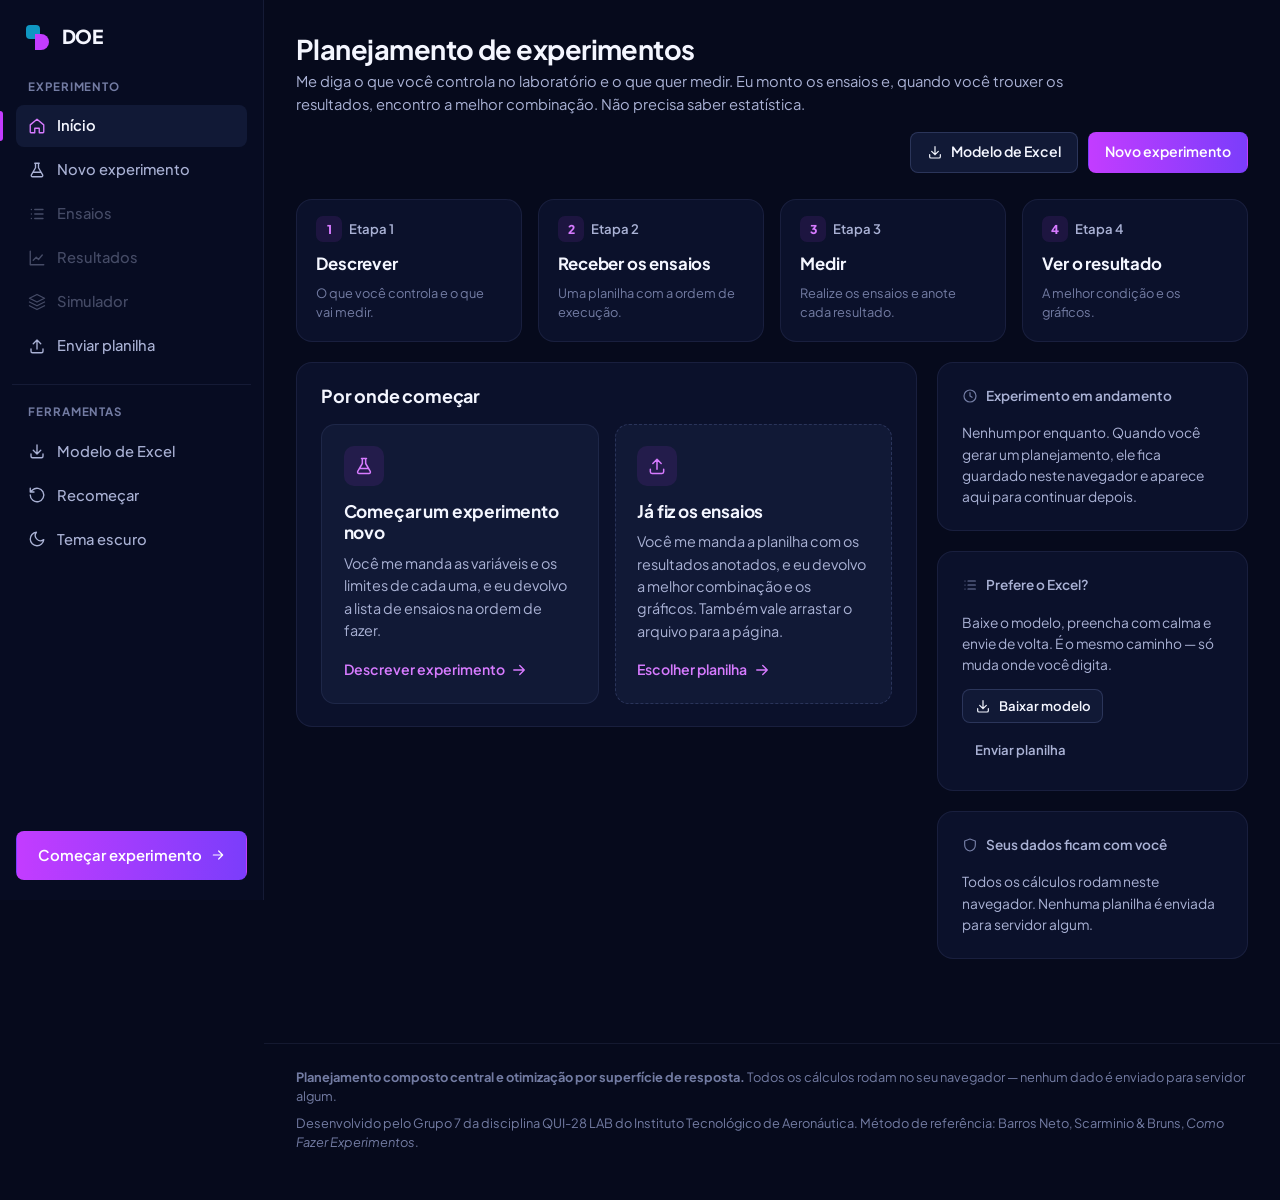
<file: index.html>
<!doctype html>
<html lang="pt-BR">
<head>
  <meta charset="utf-8">
  <meta name="viewport" content="width=device-width, initial-scale=1">
  <title>DOE — Planejamento e otimização de experimentos</title>
  <meta name="description" content="Ferramenta de planejamento de experimentos (CCD) e otimização por superfície de resposta. Grupo 7 — QUI-28 LAB, ITA.">
  <link rel="preconnect" href="https://fonts.googleapis.com">
  <link rel="preconnect" href="https://fonts.gstatic.com" crossorigin>
  <link rel="stylesheet" href="https://fonts.googleapis.com/css2?family=Plus+Jakarta+Sans:wght@400;500;600;700;800&display=swap">
  <link rel="stylesheet" href="app/css/style.css">
  <link rel="icon" href="data:image/svg+xml,<svg xmlns='http://www.w3.org/2000/svg' viewBox='0 0 28 28'><rect x='2' y='2' width='14' height='14' rx='4' fill='%230f97c2'/><path d='M11 11h6a8 8 0 0 1 0 16h-6z' fill='%23c33cff'/></svg>">
  <script>
    // Aplica o tema antes do primeiro desenho, para não piscar o tema errado.
    try {
      const t = localStorage.getItem('doe:tema') || 'dark';
      if (t !== 'auto') document.documentElement.setAttribute('data-theme', t);
    } catch { document.documentElement.setAttribute('data-theme', 'dark'); }
  </script>
  <script src="app/js/vendor/xlsx.full.min.js"></script>
</head>
<body>
  <div class="casca">
    <aside class="lateral" aria-label="Navegação">
      <div class="lateral-topo">
        <button class="marca" data-ir="inicio" aria-label="DOE — início">
          <svg class="marca-logo" viewBox="0 0 28 28" aria-hidden="true">
            <rect x="2" y="2" width="14" height="14" rx="4" style="fill:var(--series-2)"/>
            <path d="M11 11h6a8 8 0 0 1 0 16h-6z" style="fill:var(--acento)"/>
          </svg>
          <span>DOE</span>
        </button>
      </div>

      <nav class="nav">
        <div class="nav-rotulo">Experimento</div>
        <button class="nav-item" data-ir="inicio" data-nav="inicio">
          <svg class="ic" viewBox="0 0 24 24" aria-hidden="true"><path d="M3 10.5 12 3l9 7.5V20a1 1 0 0 1-1 1h-5v-6H9v6H4a1 1 0 0 1-1-1z"/></svg>
          <span class="nav-texto">Início</span>
        </button>
        <button class="nav-item" data-ir="definir" data-nav="definir">
          <svg class="ic" viewBox="0 0 24 24" aria-hidden="true"><path d="M9 3h6M10 3v6l-5.5 9.5A1.7 1.7 0 0 0 6 21h12a1.7 1.7 0 0 0 1.5-2.5L14 9V3M7.5 15h9"/></svg>
          <span class="nav-texto">Novo experimento</span>
        </button>
        <button class="nav-item" data-ir="plano" data-nav="plano" disabled>
          <svg class="ic" viewBox="0 0 24 24" aria-hidden="true"><path d="M9 6h11M9 12h11M9 18h11M4.5 6h.01M4.5 12h.01M4.5 18h.01"/></svg>
          <span class="nav-texto">Ensaios</span>
        </button>
        <button class="nav-item" data-ir="analise" data-nav="analise" disabled>
          <svg class="ic" viewBox="0 0 24 24" aria-hidden="true"><path d="M3 3v18h18M7 15l4-4 3 3 5-6"/></svg>
          <span class="nav-texto">Resultados</span>
        </button>
        <button class="nav-item" data-ir="simulador" data-nav="simulador" disabled>
          <svg class="ic" viewBox="0 0 24 24" aria-hidden="true"><path d="M12 2L2 7l10 5 10-5-10-5zM2 17l10 5 10-5M2 12l10 5 10-5"/></svg>
          <span class="nav-texto">Simulador</span>
        </button>
        <button class="nav-item" data-abrir-arquivo="qualquer">
          <svg class="ic" viewBox="0 0 24 24" aria-hidden="true"><path d="M12 16V4M7 9l5-5 5 5M4 16v3a2 2 0 0 0 2 2h12a2 2 0 0 0 2-2v-3"/></svg>
          <span class="nav-texto">Enviar planilha</span>
        </button>
      </nav>

      <div class="nav-sep"></div>

      <nav class="nav">
        <div class="nav-rotulo">Ferramentas</div>
        <button class="nav-item" data-baixar-modelo>
          <svg class="ic" viewBox="0 0 24 24" aria-hidden="true"><path d="M12 4v12M7 11l5 5 5-5M4 16v3a2 2 0 0 0 2 2h12a2 2 0 0 0 2-2v-3"/></svg>
          <span class="nav-texto">Modelo de Excel</span>
        </button>
        <button class="nav-item oculto" id="retomar">
          <svg class="ic" viewBox="0 0 24 24" aria-hidden="true"><path d="M12 7v5l3 2M21 12a9 9 0 1 1-9-9 9 9 0 0 1 9 9"/></svg>
          <span class="nav-texto">Retomar experimento</span>
        </button>
        <button class="nav-item" id="recomecar">
          <svg class="ic" viewBox="0 0 24 24" aria-hidden="true"><path d="M3 12a9 9 0 1 0 3-6.7L3 8M3 3v5h5"/></svg>
          <span class="nav-texto">Recomeçar</span>
        </button>
        <button class="nav-item" id="alternar-tema" aria-label="Alternar tema claro, escuro ou automático">
          <svg class="ic" viewBox="0 0 24 24" aria-hidden="true"><path d="M21 12.8A9 9 0 1 1 11.2 3a7 7 0 0 0 9.8 9.8z"/></svg>
          <span class="nav-texto">Tema escuro</span>
        </button>
      </nav>

      <button class="btn btn-primario btn-bloco" data-ir="definir">
        Começar experimento
        <svg class="ic" viewBox="0 0 24 24" aria-hidden="true"><path d="M5 12h14M13 6l6 6-6 6"/></svg>
      </button>
    </aside>

    <div class="conteudo">
      <main id="app" aria-live="polite"></main>

      <noscript>
        <div style="max-width:1180px;margin:2rem auto;padding:1.25rem;border:1px solid #d03b3b;border-radius:10px">
          Esta ferramenta funciona inteiramente no seu navegador e precisa de JavaScript ativado.
        </div>
      </noscript>

      <footer class="rodape">
        <p>
          <strong>Planejamento composto central e otimização por superfície de resposta.</strong>
          Todos os cálculos rodam no seu navegador — nenhum dado é enviado para servidor algum.
        </p>
        <p>
          Desenvolvido pelo Grupo 7 da disciplina QUI-28 LAB do Instituto Tecnológico de Aeronáutica.
          Método de referência: Barros Neto, Scarminio &amp; Bruns, <em>Como Fazer Experimentos</em>.
        </p>
      </footer>
    </div>
  </div>

  <script type="module" src="app/js/main.js"></script>
</body>
</html>
</file>
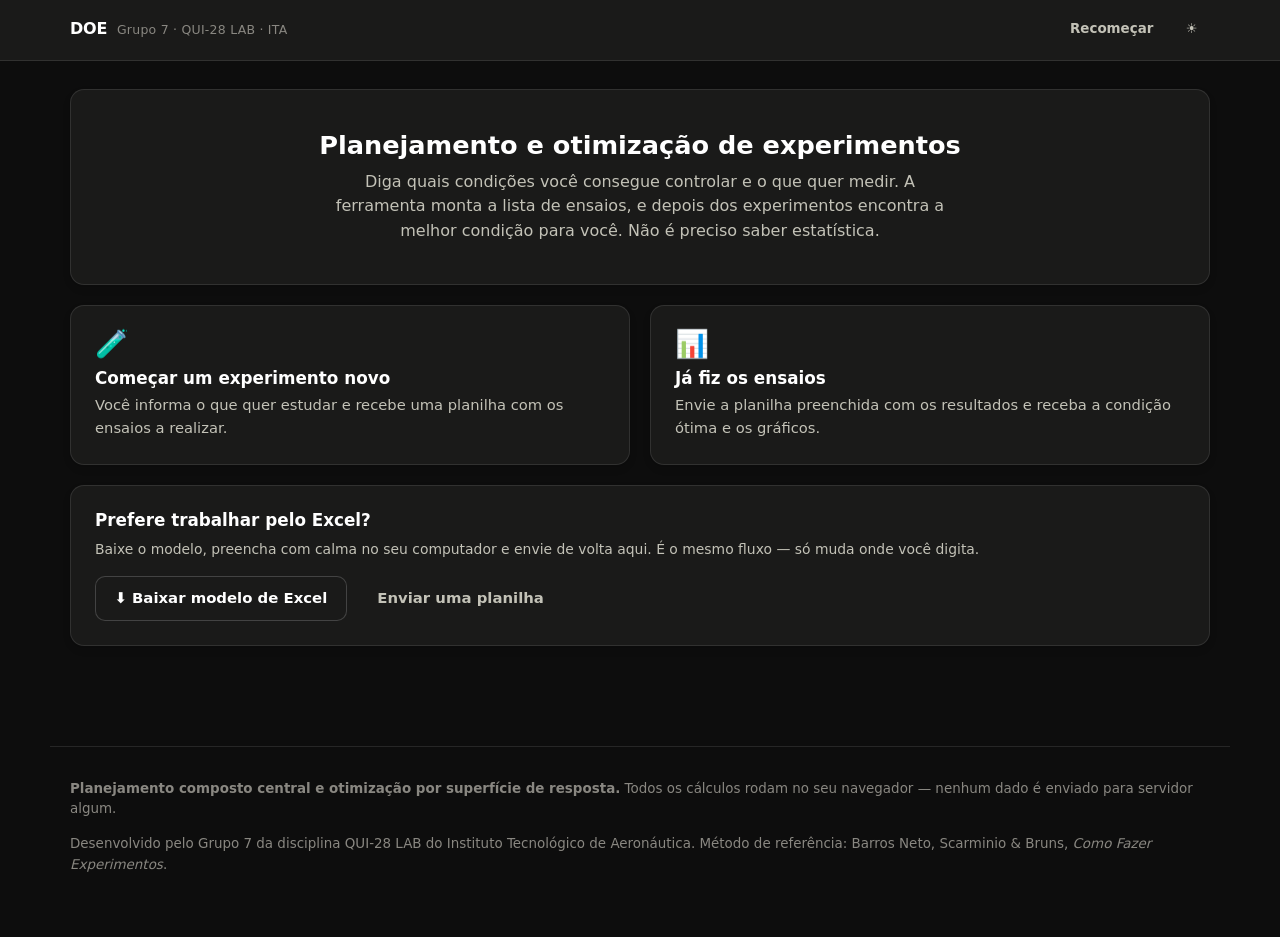
<file: DOE/index.html>
<!doctype html>
<html lang="pt-BR">
<head>
  <meta charset="utf-8">
  <meta name="viewport" content="width=device-width, initial-scale=1">
  <title>DOE — Planejamento e otimização de experimentos</title>
  <meta name="description" content="Ferramenta de planejamento de experimentos (CCD) e otimização por superfície de resposta. Grupo 7 — QUI-28 LAB, ITA.">
  <link rel="stylesheet" href="app/css/style.css">
  <link rel="icon" href="data:image/svg+xml,<svg xmlns='http://www.w3.org/2000/svg' viewBox='0 0 100 100'><text y='.9em' font-size='90'>🧪</text></svg>">
  <script src="app/js/vendor/xlsx.full.min.js"></script>
</head>
<body>
  <header class="topo">
    <div class="topo-int">
      <div class="marca">
        <span>DOE</span>
        <small>Grupo 7 &middot; QUI-28 LAB &middot; ITA</small>
      </div>
      <div class="topo-acoes">
        <button class="btn btn-fantasma btn-pequeno oculto" id="retomar">Retomar experimento</button>
        <button class="btn btn-fantasma btn-pequeno" id="recomecar">Recomeçar</button>
        <button class="btn btn-fantasma btn-pequeno" id="alternar-tema" aria-label="Alternar tema claro, escuro ou automático" title="Alternar tema">◐</button>
      </div>
    </div>
  </header>

  <main id="app" aria-live="polite"></main>

  <noscript>
    <div style="max-width:1180px;margin:2rem auto;padding:1.25rem;border:1px solid #d03b3b;border-radius:10px">
      Esta ferramenta funciona inteiramente no seu navegador e precisa de JavaScript ativado.
    </div>
  </noscript>

  <footer class="rodape">
    <p>
      <strong>Planejamento composto central e otimização por superfície de resposta.</strong>
      Todos os cálculos rodam no seu navegador — nenhum dado é enviado para servidor algum.
    </p>
    <p>
      Desenvolvido pelo Grupo 7 da disciplina QUI-28 LAB do Instituto Tecnológico de Aeronáutica.
      Método de referência: Barros Neto, Scarminio &amp; Bruns, <em>Como Fazer Experimentos</em>.
    </p>
  </footer>

  <script type="module" src="app/js/main.js"></script>
</body>
</html>
</file>
<file: app/css/style.css>
/* =========================================================================
   DOE — folha de estilo única.
   Tokens de cor primeiro; tudo abaixo se refere a eles por papel, nunca por
   hex, de modo que o tema escuro seja uma troca de variáveis.

   Visual de painel: navegação lateral fixa, fundo azul-marinho profundo,
   superfícies em camadas por luminosidade (não por sombra), um único acento
   magenta para ação e ciano como segunda série dos gráficos.
   ========================================================================= */

:root {
  color-scheme: light;
  --is-dark: 0;

  --page: #f3f4fa;
  --surface-1: #ffffff;
  --surface-2: #f0f1f8;
  --surface-3: #e7e9f4;
  --lateral: #ffffff;
  --text-primary: #0a0f2c;
  --text-secondary: #4b5378;
  --muted: #7c84a8;
  --gridline: #e6e8f3;
  --baseline: #c9cde0;
  --border: rgba(10, 15, 44, 0.08);
  --border-forte: rgba(10, 15, 44, 0.16);

  /* Acento de ação (botões, item ativo) — não é cor de dado. */
  --acento: #9d2cd9;
  --acento-2: #6a3df0;
  --acento-texto: #8a1fc4;
  --acento-fundo: rgba(157, 44, 217, 0.08);

  /* Séries dos gráficos — validadas para daltonismo contra --surface-1. */
  --series-1: #9d2cd9;
  --series-2: #0780b8;
  --diverging-pos: #0780b8;
  --diverging-neg: #9d2cd9;

  --bom: #0ca30c;
  --atencao: #fab219;
  --serio: #ec835a;
  --critico: #d03b3b;
  --bom-texto: #006300;
  --ruim-texto: #b42828;
  --atencao-texto: #9a5b00;

  /* Rampa sequencial de uma só matiz (violeta), do claro ao escuro. */
  --ramp-seq: #f1e4ff, #e6d0ff, #d9b8ff, #c894ff, #b87cfb, #a664f2, #9447e6,
              #8538d6, #7730c6, #6828b2, #5c229f, #4f1d8a, #431a78;

  --raio: 10px;
  --raio-g: 16px;
  --sombra: none;
  --fonte: "Plus Jakarta Sans", system-ui, -apple-system, "Segoe UI", sans-serif;
  --largura-lateral: 264px;
}

@media (prefers-color-scheme: dark) {
  :root:not([data-theme="light"]) {
    color-scheme: dark;
    --is-dark: 1;
    --page: #060a1c;
    --surface-1: #0b112b;
    --surface-2: #111936;
    --surface-3: #172146;
    --lateral: #070c22;
    --text-primary: #f4f6ff;
    --text-secondary: #aab2d5;
    --muted: #737ca3;
    --gridline: #1a2346;
    --baseline: #2b3560;
    --border: rgba(160, 175, 255, 0.09);
    --border-forte: rgba(160, 175, 255, 0.18);
    --acento: #c33cff;
    --acento-2: #7b3dfb;
    --acento-texto: #d77bff;
    --acento-fundo: rgba(195, 60, 255, 0.10);
    --series-1: #c252f7;
    --series-2: #0f97c2;
    --diverging-pos: #0f97c2;
    --diverging-neg: #c252f7;
    --bom-texto: #3ccf6e;
    --ruim-texto: #ff7a7a;
    --atencao-texto: #fbbf4a;
    --ramp-seq: #d59bff, #c885fb, #ba70f5, #aa5cec, #9a4be0, #893dd0, #7832bd,
                #6829a8, #582393, #4a1d7e, #3c186a, #301456;
  }
}

:root[data-theme="dark"] {
  color-scheme: dark;
  --is-dark: 1;
  --page: #060a1c;
  --surface-1: #0b112b;
  --surface-2: #111936;
  --surface-3: #172146;
  --lateral: #070c22;
  --text-primary: #f4f6ff;
  --text-secondary: #aab2d5;
  --muted: #737ca3;
  --gridline: #1a2346;
  --baseline: #2b3560;
  --border: rgba(160, 175, 255, 0.09);
  --border-forte: rgba(160, 175, 255, 0.18);
  --acento: #c33cff;
  --acento-2: #7b3dfb;
  --acento-texto: #d77bff;
  --acento-fundo: rgba(195, 60, 255, 0.10);
  --series-1: #c252f7;
  --series-2: #0f97c2;
  --diverging-pos: #0f97c2;
  --diverging-neg: #c252f7;
  --bom-texto: #3ccf6e;
  --ruim-texto: #ff7a7a;
  --atencao-texto: #fbbf4a;
  /* Rampa do escuro: o extremo claro para num violeta médio, para que os
     rótulos brancos das isolinhas continuem legíveis sobre o pico. */
  --ramp-seq: #d59bff, #c885fb, #ba70f5, #aa5cec, #9a4be0, #893dd0, #7832bd,
              #6829a8, #582393, #4a1d7e, #3c186a, #301456;
}

* { box-sizing: border-box; }

body {
  margin: 0;
  font-family: var(--fonte);
  background: var(--page);
  color: var(--text-primary);
  line-height: 1.55;
  font-size: 15px;
  -webkit-font-smoothing: antialiased;
}

h1, h2, h3, h4 { line-height: 1.25; margin: 0 0 .5rem; font-weight: 700; letter-spacing: -.01em; }
h1 { font-size: 1.7rem; letter-spacing: -.02em; }
h2 { font-size: 1.12rem; }
h3 { font-size: 1rem; }
p { margin: 0 0 .85rem; }
a { color: var(--acento-texto); }
svg.ic { width: 18px; height: 18px; flex: none; stroke: currentColor; fill: none; stroke-width: 1.8; stroke-linecap: round; stroke-linejoin: round; }

/* ── estrutura: lateral + conteúdo ─────────────────────────────────────── */

.casca { display: grid; grid-template-columns: var(--largura-lateral) minmax(0, 1fr); min-height: 100vh; }

.lateral {
  position: sticky; top: 0; height: 100vh; overflow-y: auto;
  background: var(--lateral); border-right: 1px solid var(--border);
  display: flex; flex-direction: column; padding: 1.4rem 1rem 1.25rem;
}
.lateral-topo { display: flex; align-items: center; justify-content: space-between; padding: 0 .5rem; margin-bottom: 1.6rem; }
.marca {
  display: flex; align-items: center; gap: .6rem; font: inherit; font-weight: 800; font-size: 1.2rem;
  letter-spacing: -.02em; color: var(--text-primary); background: none; border: 0; padding: 0; cursor: pointer;
}
.marca-logo { width: 28px; height: 28px; flex: none; }

.nav { display: flex; flex-direction: column; gap: 2px; }
.nav-rotulo {
  font-size: .72rem; font-weight: 700; text-transform: uppercase; letter-spacing: .08em;
  color: var(--muted); padding: 0 .75rem; margin: 0 0 .45rem;
}
.nav-item {
  position: relative; display: flex; align-items: center; gap: .7rem; width: 100%;
  font: inherit; font-size: .92rem; font-weight: 500; text-align: left; cursor: pointer;
  color: var(--text-secondary); background: transparent; border: 0; border-radius: 8px;
  padding: .6rem .75rem;
  transition: background .12s, color .12s;
}
.nav-item:hover { background: var(--surface-2); color: var(--text-primary); }
.nav-item:focus-visible { outline: 2px solid var(--acento); outline-offset: 1px; }
.nav-item.ativo { background: var(--surface-2); color: var(--text-primary); font-weight: 600; }
.nav-item.ativo::before {
  content: ""; position: absolute; left: -1rem; top: 6px; bottom: 6px; width: 3px;
  border-radius: 0 3px 3px 0; background: var(--acento);
}
.nav-item.ativo svg.ic { color: var(--acento-texto); }
.nav-item:disabled { opacity: .38; cursor: not-allowed; }
.nav-item:disabled:hover { background: transparent; color: var(--text-secondary); }
.nav-sep { height: 1px; background: var(--border); margin: 1.1rem -.25rem; }

.lateral .btn-bloco { margin-top: auto; }

.conteudo { min-width: 0; display: flex; flex-direction: column; }
main { width: 100%; max-width: 1320px; margin: 0 auto; padding: 2rem 2rem 4rem; flex: 1; }

@media (max-width: 960px) {
  .casca { display: block; }
  .lateral {
    position: sticky; top: 0; z-index: 30; height: auto; overflow: visible;
    flex-direction: row; align-items: center; gap: .5rem;
    padding: .6rem 16px; border-right: 0; border-bottom: 1px solid var(--border);
  }
  .lateral-topo { margin: 0; padding: 0; }
  .marca span { display: none; }
  .lateral .nav { flex-direction: row; overflow-x: auto; gap: .15rem; }
  .nav-rotulo, .nav-sep, .lateral .btn-bloco { display: none; }
  .nav-item { width: auto; white-space: nowrap; padding: .5rem .6rem; font-size: .85rem; }
  .nav-item .nav-texto { display: none; }
  .nav-item.ativo::before { left: 8px; right: 8px; top: auto; bottom: -.6rem; width: auto; height: 3px; border-radius: 3px 3px 0 0; }
  main { padding: 1.25rem 16px 3rem; }
}

/* ── cabeçalho de página ───────────────────────────────────────────────── */

.cabecalho-pagina { display: flex; align-items: flex-end; gap: 1rem 1.5rem; flex-wrap: wrap; margin-bottom: 1.6rem; }
.cabecalho-pagina h1 { margin-bottom: .25rem; }
.cabecalho-pagina p { margin: 0; color: var(--text-secondary); font-size: .92rem; max-width: 70ch; }
.cabecalho-acoes { margin-left: auto; display: flex; gap: .6rem; flex-wrap: wrap; align-items: center; }

.passos { display: flex; gap: .35rem; flex-wrap: wrap; margin-bottom: 1.5rem; }
.passo {
  display: flex; align-items: center; gap: .5rem;
  padding: .35rem .8rem .35rem .4rem; border-radius: 999px;
  font-size: .83rem; color: var(--muted); border: 1px solid transparent;
}
.passo .n {
  width: 22px; height: 22px; border-radius: 50%; display: grid; place-items: center;
  background: var(--surface-2); color: var(--muted); font-size: .74rem; font-weight: 700;
  border: 1px solid var(--border);
}
.passo.ativo { color: var(--text-primary); background: var(--surface-1); border-color: var(--border); font-weight: 600; }
.passo.ativo .n { background: var(--acento); color: #fff; border-color: transparent; }
.passo.feito .n { background: var(--surface-3); color: var(--bom-texto); border-color: transparent; }
.passo.feito { color: var(--text-secondary); }

/* ── painéis (cartões) ─────────────────────────────────────────────────── */

.cartao, .painel {
  background: var(--surface-1); border: 1px solid var(--border);
  border-radius: var(--raio-g); padding: 1.4rem 1.5rem;
  margin-bottom: 1.25rem; min-width: 0;
}
.cartao > :last-child, .painel > :last-child { margin-bottom: 0; }
.cartao-titulo, .painel-cab { display: flex; align-items: center; gap: .6rem 1rem; flex-wrap: wrap; margin-bottom: 1rem; }
.cartao-titulo h2, .cartao-titulo h3, .painel-cab h2, .painel-cab h3 { margin: 0; }
.painel-cab .painel-extra { margin-left: auto; display: flex; gap: .8rem; align-items: center; flex-wrap: wrap; }
.painel-rotulo { display: flex; align-items: center; gap: .45rem; font-size: .85rem; font-weight: 600; color: var(--text-secondary); }
.painel-rotulo svg.ic { width: 16px; height: 16px; color: var(--muted); }

.grade-2 { display: grid; grid-template-columns: repeat(2, minmax(0, 1fr)); gap: 1.25rem; }
.grade-esc { display: grid; grid-template-columns: repeat(auto-fit, minmax(230px, 1fr)); gap: 1rem; }
.dash-grade { display: grid; grid-template-columns: minmax(0, 2fr) minmax(0, 1fr); gap: 1.25rem; align-items: start; }
.dash-2 { display: grid; grid-template-columns: repeat(2, minmax(0, 1fr)); gap: 1.25rem; }
.coluna > .painel:last-child, .dash-grade > .painel, .dash-2 > .painel { margin-bottom: 0; }
.dash-grade, .dash-2 { margin-bottom: 1.25rem; }
@media (max-width: 1100px) { .dash-grade { grid-template-columns: 1fr; } }
@media (max-width: 860px) { .grade-2, .dash-2 { grid-template-columns: 1fr; } }

/* ── indicadores ───────────────────────────────────────────────────────── */

.kpis { display: grid; grid-template-columns: repeat(4, minmax(0, 1fr)); gap: 1rem; margin-bottom: 1.25rem; }
@media (max-width: 1100px) { .kpis { grid-template-columns: repeat(2, minmax(0, 1fr)); } }
@media (max-width: 520px) { .kpis { grid-template-columns: 1fr; } }
.kpi {
  background: var(--surface-1); border: 1px solid var(--border); border-radius: var(--raio-g);
  padding: 1.05rem 1.2rem 1.1rem; min-width: 0;
}
.kpi-rotulo { display: flex; align-items: center; gap: .45rem; font-size: .82rem; font-weight: 600; color: var(--text-secondary); margin-bottom: .55rem; }
.kpi-rotulo svg.ic { width: 16px; height: 16px; color: var(--muted); }
.kpi-linha { display: flex; align-items: center; gap: .6rem; flex-wrap: wrap; }
.kpi-valor { font-size: 1.75rem; font-weight: 750; letter-spacing: -.02em; line-height: 1.1; }
.kpi-valor .un { font-size: .95rem; font-weight: 500; color: var(--text-secondary); margin-left: .2rem; }
.kpi-nota { font-size: .8rem; color: var(--muted); margin-top: .4rem; }

.pilula {
  display: inline-flex; align-items: center; gap: .25rem; white-space: nowrap;
  padding: .12rem .45rem; border-radius: 6px; font-size: .74rem; font-weight: 700;
  font-variant-numeric: tabular-nums;
  background: var(--surface-3); color: var(--text-secondary);
}
.pilula-bom { color: var(--bom-texto); background: color-mix(in srgb, var(--bom) 14%, transparent); }
.pilula-ruim { color: var(--ruim-texto); background: color-mix(in srgb, var(--critico) 16%, transparent); }
.pilula-atencao { color: var(--atencao-texto); background: color-mix(in srgb, var(--atencao) 16%, transparent); }

/* ── tela inicial ──────────────────────────────────────────────────────── */

.etapa-num {
  width: 26px; height: 26px; border-radius: 7px; display: grid; place-items: center;
  font-size: .76rem; font-weight: 800; color: var(--acento-texto); background: var(--acento-fundo);
}
.kpi .etapa-titulo { font-size: 1.05rem; font-weight: 700; letter-spacing: -.01em; }

.acoes-inicio { display: grid; grid-template-columns: repeat(2, minmax(0, 1fr)); gap: 1rem; }
@media (max-width: 700px) { .acoes-inicio { grid-template-columns: 1fr; } }
.acao {
  text-align: left; font: inherit; color: inherit; cursor: pointer;
  display: flex; flex-direction: column; gap: .5rem; min-height: 210px;
  background: var(--surface-2); border: 1px solid var(--border); border-radius: 14px;
  padding: 1.35rem; transition: border-color .15s, background .15s;
}
.acao:hover { border-color: var(--acento); background: var(--surface-3); }
.acao:focus-visible { outline: 2px solid var(--acento); outline-offset: 2px; }
.acao-ico {
  width: 40px; height: 40px; border-radius: 10px; display: grid; place-items: center; margin-bottom: .4rem;
  color: var(--acento-texto); background: var(--acento-fundo);
}
.acao-ico svg.ic { width: 20px; height: 20px; }
.acao h3 { font-size: 1.08rem; margin: 0; }
.acao p { color: var(--text-secondary); font-size: .9rem; margin: 0; }
.acao-link { margin-top: auto; padding-top: .6rem; font-size: .88rem; font-weight: 600; color: var(--acento-texto); display: inline-flex; align-items: center; gap: .35rem; }
.acao-solta { border-style: dashed; border-color: var(--border-forte); }

.lista-info { list-style: none; margin: 0; padding: 0; }
.lista-info li { display: flex; justify-content: space-between; gap: 1rem; padding: .55rem 0; border-bottom: 1px solid var(--gridline); font-size: .88rem; }
.lista-info li:last-child { border-bottom: 0; }
.lista-info li span:first-child { color: var(--muted); }
.lista-info li span:last-child { font-weight: 600; text-align: right; font-variant-numeric: tabular-nums; }

/* ── botões ────────────────────────────────────────────────────────────── */

.btn {
  font: inherit; font-weight: 600; font-size: .88rem; cursor: pointer;
  padding: .55rem 1rem; border-radius: 8px;
  border: 1px solid var(--border-forte); background: var(--surface-2); color: var(--text-primary);
  display: inline-flex; align-items: center; justify-content: center; gap: .5rem;
  transition: background .15s, border-color .15s, opacity .15s, filter .15s;
}
.btn svg.ic { width: 16px; height: 16px; }
.btn:hover { background: var(--surface-3); }
.btn:focus-visible { outline: 2px solid var(--acento); outline-offset: 2px; }
.btn-primario {
  background: linear-gradient(90deg, var(--acento), var(--acento-2));
  border-color: transparent; color: #fff;
}
.btn-primario:hover { background: linear-gradient(90deg, var(--acento), var(--acento-2)); filter: brightness(1.08); }
.btn-fantasma { border-color: transparent; background: transparent; color: var(--text-secondary); }
.btn-fantasma:hover { background: var(--surface-2); color: var(--text-primary); }
.btn:disabled { opacity: .45; cursor: not-allowed; }
.btn-pequeno { padding: .35rem .7rem; font-size: .82rem; }
.btn-bloco { width: 100%; padding: .75rem 1rem; font-size: .93rem; }
.acoes { display: flex; gap: .7rem; flex-wrap: wrap; margin-top: 1.25rem; }
.acoes-fim { margin-left: auto; }

/* ── formulário ────────────────────────────────────────────────────────── */

label { display: block; font-size: .85rem; font-weight: 600; margin-bottom: .3rem; color: var(--text-secondary); }
.ajuda { font-size: .8rem; color: var(--muted); font-weight: 400; margin-top: .3rem; }

input[type="text"], input[type="number"], select, textarea {
  width: 100%; font: inherit; font-size: .92rem;
  padding: .55rem .75rem; border-radius: 8px;
  border: 1px solid var(--border-forte); background: var(--surface-2); color: var(--text-primary);
}
select { cursor: pointer; }
input::placeholder { color: var(--muted); }
input:focus, select:focus, textarea:focus {
  outline: 2px solid var(--acento); outline-offset: -1px; border-color: transparent;
}
.campo { margin-bottom: 1rem; }
.select-compacto { width: auto; padding: .35rem .6rem; font-size: .82rem; }

.tabela-fatores { width: 100%; border-collapse: collapse; }
.tabela-fatores th {
  text-align: left; font-size: .74rem; color: var(--muted); font-weight: 700;
  padding: 0 .5rem .45rem 0; text-transform: uppercase; letter-spacing: .05em;
}
.tabela-fatores td { padding: 0 .5rem .6rem 0; vertical-align: top; }
.tabela-fatores td:last-child, .tabela-fatores th:last-child { padding-right: 0; width: 42px; }

.avancado { border-top: 1px solid var(--border); margin-top: 1.25rem; padding-top: 1rem; }
.avancado summary {
  cursor: pointer; font-size: .88rem; font-weight: 600; color: var(--text-secondary);
  list-style: none; display: flex; align-items: center; gap: .4rem;
}
.avancado summary::-webkit-details-marker { display: none; }
.avancado summary::before { content: "▸"; transition: transform .15s; display: inline-block; }
.avancado[open] summary::before { transform: rotate(90deg); }
.avancado-corpo { padding-top: 1rem; }
.campo-largo { grid-column: 1 / -1; }

/* ── opções de distribuição (desenho ilustrativo) ──────────────────────── */

fieldset.distribuicao { border: 0; padding: 0; margin-inline: 0; min-width: 0; }
.distribuicao legend { font-size: .85rem; font-weight: 600; color: var(--text-secondary); padding: 0; margin-bottom: .5rem; }
.dist-opcoes { display: grid; grid-template-columns: repeat(3, minmax(0, 1fr)); gap: .8rem; }
@media (max-width: 760px) { .dist-opcoes { grid-template-columns: 1fr; } }
.dist-opcao {
  position: relative; display: flex; flex-direction: column; gap: .25rem; margin: 0; cursor: pointer;
  padding: 1rem; border-radius: 12px; background: var(--surface-2); border: 1px solid var(--border);
  font-weight: 400; color: var(--text-secondary); transition: border-color .15s, background .15s;
}
.dist-opcao:hover { border-color: var(--border-forte); }
.dist-opcao:has(input:checked) { border-color: var(--acento); background: var(--acento-fundo); }
.dist-opcao:has(input:focus-visible) { outline: 2px solid var(--acento); outline-offset: 2px; }
.dist-opcao input { position: absolute; top: .9rem; right: .9rem; margin: 0; accent-color: var(--acento); }
.dist-desenho { display: block; width: 150px; max-width: 100%; margin: .2rem auto .7rem; }
.dist-desenho svg { display: block; width: 100%; height: auto; }
.dist-titulo { font-size: .9rem; font-weight: 700; color: var(--text-primary); }
.dist-texto { font-size: .8rem; line-height: 1.45; }
.dist-limite { fill: var(--surface-1); stroke: var(--muted); stroke-dasharray: 3 3; }
.dist-circulo { fill: none; stroke: var(--baseline); stroke-dasharray: 2 3; }
.dist-quadrado { fill: none; stroke: var(--series-1); stroke-width: 1.5; }
.dist-girado { fill: none; stroke: var(--series-2); stroke-width: 1.5; }
.dist-p-canto { fill: var(--series-1); stroke: var(--surface-1); stroke-width: 2; }
.dist-p-eixo { fill: var(--series-2); stroke: var(--surface-1); stroke-width: 2; }
.dist-p-centro { fill: var(--text-primary); stroke: var(--surface-1); stroke-width: 2; }
.dist-numeros { display: flex; flex-wrap: wrap; gap: .3rem; margin-top: .6rem; }
.dist-extra { font-size: .78rem; color: var(--text-secondary); margin-top: .45rem; }
.dist-aviso { font-size: .78rem; font-weight: 600; color: var(--atencao-texto); margin-top: .45rem; }
.dist-impedida .dist-desenho { opacity: .45; }
.curva-eixo { stroke: var(--baseline); stroke-width: 1; }
.curva-1 { fill: none; stroke: var(--series-1); stroke-width: 2.5; stroke-linecap: round; }
.curva-2 { fill: none; stroke: var(--series-2); stroke-width: 2.5; stroke-linecap: round; stroke-dasharray: 5 4; }
.dist-legenda { display: flex; flex-wrap: wrap; gap: .4rem 1rem; margin-top: .7rem; font-size: .78rem; color: var(--text-secondary); }
.dist-legenda span { display: inline-flex; align-items: center; gap: .4rem; }
.dist-legenda i { width: 9px; height: 9px; border-radius: 50%; }
.dist-l-limite { width: 11px !important; height: 11px !important; border-radius: 2px !important; border: 1px dashed var(--muted); background: var(--surface-1); }
.dist-l-canto { background: var(--series-1); }
.dist-l-eixo { background: var(--series-2); }
.dist-l-centro { background: var(--text-primary); }

/* ── zona de upload ────────────────────────────────────────────────────── */

.solta {
  border: 2px dashed var(--border-forte); border-radius: var(--raio-g);
  padding: 2.5rem 1.5rem; text-align: center; cursor: pointer;
  background: var(--surface-1); transition: border-color .15s, background .15s;
}
.solta:hover, .solta.sobre { border-color: var(--acento); background: var(--surface-2); }
.solta .ico { font-size: 2rem; display: block; margin-bottom: .6rem; }
.solta strong { display: block; margin-bottom: .25rem; }
.solta span { color: var(--muted); font-size: .89rem; }
body.arrastando main { outline: 2px dashed var(--acento); outline-offset: -8px; border-radius: var(--raio-g); }

/* ── avisos ────────────────────────────────────────────────────────────── */

.aviso {
  display: flex; gap: .7rem; align-items: flex-start;
  padding: .75rem .9rem; border-radius: var(--raio); margin-bottom: .6rem;
  font-size: .88rem; line-height: 1.5; border: 1px solid var(--border);
  background: var(--surface-2); color: var(--text-secondary);
}
.aviso strong { color: var(--text-primary); }
.aviso .ico {
  flex: none; width: 20px; height: 20px; border-radius: 6px; display: grid; place-items: center;
  font-size: .72rem; font-weight: 800; margin-top: .05rem;
  background: var(--surface-3); color: var(--muted);
}
.aviso-erro { border-color: color-mix(in srgb, var(--critico) 45%, transparent); }
.aviso-erro .ico { color: var(--ruim-texto); background: color-mix(in srgb, var(--critico) 16%, transparent); }
.aviso-atencao .ico { color: var(--atencao-texto); background: color-mix(in srgb, var(--atencao) 16%, transparent); }
.aviso-bom .ico { color: var(--bom-texto); background: color-mix(in srgb, var(--bom) 14%, transparent); }
.aviso ul { margin: .35rem 0 0; padding-left: 1.1rem; }
.painel .aviso:last-child { margin-bottom: 0; }
.avisos-grade { display: grid; grid-template-columns: repeat(auto-fit, minmax(260px, 1fr)); gap: .75rem; }
.avisos-grade .aviso { margin: 0; }

/* ── destaque de resultado (tela do plano) ─────────────────────────────── */

.destaque {
  background: var(--surface-1); border: 1px solid var(--border);
  border-radius: var(--raio-g); padding: 1.6rem 1.75rem;
  margin-bottom: 1.25rem;
}
.destaque-rotulo { font-size: .82rem; font-weight: 600; color: var(--text-secondary); }
.heroi { font-size: 2.8rem; font-weight: 750; letter-spacing: -.03em; line-height: 1.1; margin: .35rem 0 .2rem; }
.heroi .un { font-size: 1.2rem; font-weight: 500; color: var(--text-secondary); margin-left: .25rem; letter-spacing: 0; }
.heroi-nota { color: var(--text-secondary); font-size: .92rem; }

.receita { display: grid; grid-template-columns: repeat(auto-fit, minmax(170px, 1fr)); gap: .9rem; margin-top: 1.4rem; }
.receita-item { background: var(--surface-2); border: 1px solid var(--border); border-radius: var(--raio); padding: .85rem 1rem; }
.receita-item .nome { font-size: .8rem; color: var(--muted); font-weight: 600; }
.receita-item .valor { font-size: 1.4rem; font-weight: 700; letter-spacing: -.01em; }
.receita-item .valor .un { font-size: .88rem; font-weight: 500; color: var(--text-secondary); margin-left: .15rem; }

.lista-condicao { list-style: none; margin: 0 0 1rem; padding: 0; }
.lista-condicao li { display: flex; align-items: baseline; justify-content: space-between; gap: 1rem; padding: .7rem 0; border-bottom: 1px solid var(--gridline); }
.lista-condicao li:first-child { padding-top: 0; }
.lista-condicao .nome { font-size: .88rem; color: var(--text-secondary); }
.lista-condicao .valor { font-size: 1.25rem; font-weight: 700; letter-spacing: -.01em; white-space: nowrap; }
.lista-condicao .valor .un { font-size: .82rem; font-weight: 500; color: var(--muted); margin-left: .2rem; }

.metricas { display: grid; grid-template-columns: repeat(2, minmax(0, 1fr)); gap: .6rem; margin-top: .9rem; }
.metrica { background: var(--surface-2); border-radius: var(--raio); padding: .65rem .8rem; }
.metrica span { display: block; font-size: .76rem; color: var(--muted); }
.metrica strong { font-size: 1.05rem; font-variant-numeric: tabular-nums; }

/* ── tabelas ───────────────────────────────────────────────────────────── */

.tabela-envolve { overflow-x: auto; border: 1px solid var(--border); border-radius: var(--raio); }
table.dados { width: 100%; border-collapse: collapse; font-size: .87rem; }
table.dados th, table.dados td { padding: .6rem .85rem; text-align: right; white-space: nowrap; }
table.dados th {
  background: var(--surface-2); font-size: .72rem; text-transform: uppercase;
  letter-spacing: .05em; color: var(--muted); font-weight: 700;
  position: sticky; top: 0; border-bottom: 1px solid var(--border);
}
table.dados th:first-child, table.dados td:first-child { text-align: left; }
table.dados td { border-bottom: 1px solid var(--gridline); font-variant-numeric: tabular-nums; }
table.dados tbody tr:last-child td { border-bottom: none; }
table.dados tbody tr:hover td { background: var(--surface-2); }
table.dados td.texto { font-variant-numeric: normal; text-align: left; }

.marcador {
  display: inline-block; padding: .1rem .5rem; border-radius: 6px;
  font-size: .74rem; font-weight: 600;
  background: var(--surface-3); color: var(--text-secondary);
}

/* ── gráficos ──────────────────────────────────────────────────────────── */

.viz { position: relative; width: 100%; }
.viz svg { display: block; width: 100%; height: auto; overflow: visible; font-family: var(--fonte); }
.viz-tip {
  position: absolute; pointer-events: none; opacity: 0; z-index: 10;
  background: var(--surface-3); color: var(--text-primary);
  border: 1px solid var(--border-forte); border-radius: 8px;
  padding: .5rem .7rem; font-size: .82rem; line-height: 1.45;
  box-shadow: 0 8px 24px rgba(0, 0, 0, .28); transition: opacity .1s;
  white-space: nowrap; max-width: 280px;
}
/* Num celular, encolher o gráfico até caber tornaria os rótulos ilegíveis.
   Ele rola dentro do próprio cartão, mantendo a página sem rolagem lateral. */
.grafico-rolagem { overflow-x: auto; overflow-y: hidden; }
@media (max-width: 760px) {
  .grafico-rolagem > .viz { min-width: 520px; }
  .grafico-rolagem { padding-bottom: .35rem; }
}

.viz-controles { display: flex; gap: .8rem; flex-wrap: wrap; align-items: flex-end; margin-bottom: 1rem; }
.viz-controles .campo { margin-bottom: 0; min-width: 150px; }
.legenda-grafico { font-size: .84rem; color: var(--text-secondary); margin-top: .8rem; }
.legenda-marcas { display: flex; gap: 1rem; flex-wrap: wrap; font-size: .8rem; color: var(--text-secondary); }
.legenda-marcas span { display: inline-flex; align-items: center; gap: .4rem; }
.marca-ponto { width: 9px; height: 9px; border-radius: 50%; background: var(--text-primary); }
.marca-otimo { width: 12px; height: 12px; border-radius: 50%; border: 2.5px solid var(--series-2); }

.abas { display: inline-flex; gap: .25rem; padding: .25rem; background: var(--surface-2); border-radius: 10px; margin-bottom: 1.1rem; flex-wrap: wrap; }
.aba {
  font: inherit; font-size: .86rem; font-weight: 600; cursor: pointer;
  background: none; border: none; border-radius: 7px;
  padding: .45rem .9rem; color: var(--muted);
}
.aba:hover { color: var(--text-primary); }
.aba.ativa { color: var(--text-primary); background: var(--surface-1); box-shadow: 0 0 0 1px var(--border); }

/* ── diversos ──────────────────────────────────────────────────────────── */

.oculto { display: none !important; }
.centro { text-align: center; }
.secundario { color: var(--text-secondary); }
.pequeno { font-size: .86rem; }
.mono { font-variant-numeric: tabular-nums; }
.rodape { max-width: 1320px; width: 100%; margin: 0 auto; padding: 1.5rem 2rem 2.5rem; color: var(--muted); font-size: .8rem; border-top: 1px solid var(--border); }
.rodape p { margin: 0 0 .4rem; }
@media (max-width: 960px) { .rodape { padding: 1.25rem 16px 2rem; } }
.carregando { display: inline-block; width: 15px; height: 15px; border: 2px solid var(--border-forte); border-top-color: var(--acento); border-radius: 50%; animation: girar .7s linear infinite; }
@keyframes girar { to { transform: rotate(360deg); } }

@media print {
  .lateral, .acoes, .cabecalho-acoes, .passos, .abas { display: none !important; }
  .casca { display: block; }
  .cartao, .painel, .destaque, .kpi { border-color: #ccc; break-inside: avoid; }
}
</file>
<file: DOE/app/css/style.css>
/* =========================================================================
   DOE — folha de estilo única.
   Tokens de cor primeiro; tudo abaixo se refere a eles por papel, nunca por
   hex, de modo que o tema escuro seja uma troca de variáveis.
   ========================================================================= */

:root {
  color-scheme: light;
  --is-dark: 0;

  --page: #f9f9f7;
  --surface-1: #fcfcfb;
  --surface-2: #f2f1ed;
  --text-primary: #0b0b0b;
  --text-secondary: #52514e;
  --muted: #898781;
  --gridline: #e1e0d9;
  --baseline: #c3c2b7;
  --border: rgba(11, 11, 11, 0.10);
  --border-forte: rgba(11, 11, 11, 0.18);

  --series-1: #2a78d6;
  --series-2: #eb6834;
  --diverging-pos: #2a78d6;
  --diverging-neg: #d03b3b;

  --bom: #0ca30c;
  --atencao: #fab219;
  --serio: #ec835a;
  --critico: #d03b3b;
  --bom-texto: #006300;

  --ramp-seq: #cde2fb, #b7d3f6, #9ec5f4, #86b6ef, #6da7ec, #5598e7, #3987e5,
              #2a78d6, #256abf, #1c5cab, #184f95, #104281, #0d366b;

  --raio: 10px;
  --raio-g: 14px;
  --sombra: 0 1px 2px rgba(11, 11, 11, 0.05), 0 4px 12px rgba(11, 11, 11, 0.04);
  --fonte: system-ui, -apple-system, "Segoe UI", sans-serif;
}

@media (prefers-color-scheme: dark) {
  :root:not([data-theme="light"]) {
    color-scheme: dark;
    --is-dark: 1;
    --page: #0d0d0d;
    --surface-1: #1a1a19;
    --surface-2: #232322;
    --text-primary: #ffffff;
    --text-secondary: #c3c2b7;
    --muted: #898781;
    --gridline: #2c2c2a;
    --baseline: #383835;
    --border: rgba(255, 255, 255, 0.10);
    --border-forte: rgba(255, 255, 255, 0.18);
    --series-1: #3987e5;
    --series-2: #d95926;
    --diverging-pos: #3987e5;
    --diverging-neg: #e66767;
    --bom-texto: #0ca30c;
  }
}

:root[data-theme="dark"] {
  color-scheme: dark;
  --is-dark: 1;
  --page: #0d0d0d;
  --surface-1: #1a1a19;
  --surface-2: #232322;
  --text-primary: #ffffff;
  --text-secondary: #c3c2b7;
  --muted: #898781;
  --gridline: #2c2c2a;
  --baseline: #383835;
  --border: rgba(255, 255, 255, 0.10);
  --border-forte: rgba(255, 255, 255, 0.18);
  --series-1: #3987e5;
  --series-2: #d95926;
  --diverging-pos: #3987e5;
  --diverging-neg: #e66767;
  --bom-texto: #0ca30c;
}

* { box-sizing: border-box; }

body {
  margin: 0;
  font-family: var(--fonte);
  background: var(--page);
  color: var(--text-primary);
  line-height: 1.55;
  -webkit-font-smoothing: antialiased;
}

h1, h2, h3, h4 { line-height: 1.25; margin: 0 0 .5rem; font-weight: 650; }
h1 { font-size: 1.6rem; }
h2 { font-size: 1.28rem; }
h3 { font-size: 1.05rem; }
p { margin: 0 0 .85rem; }
a { color: var(--series-1); }

/* ── estrutura ─────────────────────────────────────────────────────────── */

.topo {
  border-bottom: 1px solid var(--border);
  background: var(--surface-1);
  position: sticky; top: 0; z-index: 30;
}
.topo-int {
  max-width: 1180px; margin: 0 auto; padding: .8rem 1.25rem;
  display: flex; align-items: center; gap: 1rem;
}
.marca { display: flex; align-items: baseline; gap: .6rem; font-weight: 700; letter-spacing: -.01em; }
.marca small { font-weight: 500; color: var(--muted); font-size: .78rem; letter-spacing: .02em; }
.topo-acoes { margin-left: auto; display: flex; gap: .5rem; align-items: center; }

main { max-width: 1180px; margin: 0 auto; padding: 1.75rem 1.25rem 5rem; }

.passos { display: flex; gap: .35rem; flex-wrap: wrap; margin-bottom: 1.75rem; }
.passo {
  display: flex; align-items: center; gap: .5rem;
  padding: .4rem .8rem .4rem .5rem; border-radius: 999px;
  font-size: .84rem; color: var(--muted); background: transparent;
  border: 1px solid transparent;
}
.passo .n {
  width: 22px; height: 22px; border-radius: 50%; display: grid; place-items: center;
  background: var(--surface-2); color: var(--muted); font-size: .76rem; font-weight: 700;
  border: 1px solid var(--border);
}
.passo.ativo { color: var(--text-primary); background: var(--surface-1); border-color: var(--border); font-weight: 600; }
.passo.ativo .n { background: var(--series-1); color: #fff; border-color: transparent; }
.passo.feito .n { background: var(--bom); color: #fff; border-color: transparent; }
.passo.feito { color: var(--text-secondary); }

/* ── cartões ───────────────────────────────────────────────────────────── */

.cartao {
  background: var(--surface-1); border: 1px solid var(--border);
  border-radius: var(--raio-g); padding: 1.5rem; box-shadow: var(--sombra);
  margin-bottom: 1.25rem;
}
.cartao > :last-child { margin-bottom: 0; }
.cartao-titulo { display: flex; align-items: center; gap: .6rem; margin-bottom: 1rem; }
.cartao-titulo h2, .cartao-titulo h3 { margin: 0; }

.grade-2 { display: grid; grid-template-columns: repeat(2, minmax(0, 1fr)); gap: 1.25rem; }
.grade-esc { display: grid; grid-template-columns: repeat(auto-fit, minmax(230px, 1fr)); gap: 1rem; }
@media (max-width: 860px) { .grade-2 { grid-template-columns: 1fr; } }

/* ── escolha inicial ───────────────────────────────────────────────────── */

.escolhas { display: grid; grid-template-columns: repeat(auto-fit, minmax(300px, 1fr)); gap: 1.25rem; }
.escolha {
  text-align: left; font: inherit; color: inherit; cursor: pointer;
  background: var(--surface-1); border: 1px solid var(--border);
  border-radius: var(--raio-g); padding: 1.5rem; box-shadow: var(--sombra);
  transition: border-color .15s, transform .15s, box-shadow .15s;
}
.escolha:hover { border-color: var(--series-1); transform: translateY(-2px); }
.escolha:focus-visible { outline: 2px solid var(--series-1); outline-offset: 2px; }
.escolha .ico { font-size: 1.7rem; line-height: 1; margin-bottom: .7rem; display: block; }
.escolha h3 { margin-bottom: .3rem; }
.escolha p { color: var(--text-secondary); font-size: .92rem; margin: 0; }

/* ── botões ────────────────────────────────────────────────────────────── */

.btn {
  font: inherit; font-weight: 600; font-size: .93rem; cursor: pointer;
  padding: .6rem 1.15rem; border-radius: var(--raio);
  border: 1px solid var(--border-forte); background: var(--surface-1); color: var(--text-primary);
  display: inline-flex; align-items: center; gap: .5rem;
  transition: background .15s, border-color .15s, opacity .15s;
}
.btn:hover { background: var(--surface-2); }
.btn:focus-visible { outline: 2px solid var(--series-1); outline-offset: 2px; }
.btn-primario { background: var(--series-1); border-color: var(--series-1); color: #fff; }
.btn-primario:hover { background: var(--series-1); opacity: .9; }
.btn-fantasma { border-color: transparent; background: transparent; color: var(--text-secondary); }
.btn-fantasma:hover { background: var(--surface-2); }
.btn:disabled { opacity: .45; cursor: not-allowed; }
.btn-pequeno { padding: .35rem .7rem; font-size: .84rem; }
.acoes { display: flex; gap: .7rem; flex-wrap: wrap; margin-top: 1.25rem; }
.acoes-fim { margin-left: auto; }

/* ── formulário ────────────────────────────────────────────────────────── */

label { display: block; font-size: .87rem; font-weight: 600; margin-bottom: .3rem; color: var(--text-secondary); }
.ajuda { font-size: .82rem; color: var(--muted); font-weight: 400; margin-top: .25rem; }

input[type="text"], input[type="number"], select, textarea {
  width: 100%; font: inherit; font-size: .94rem;
  padding: .55rem .7rem; border-radius: var(--raio);
  border: 1px solid var(--border-forte); background: var(--surface-1); color: var(--text-primary);
}
input:focus, select:focus, textarea:focus {
  outline: 2px solid var(--series-1); outline-offset: -1px; border-color: var(--series-1);
}
.campo { margin-bottom: 1rem; }

.tabela-fatores { width: 100%; border-collapse: collapse; }
.tabela-fatores th {
  text-align: left; font-size: .8rem; color: var(--muted); font-weight: 600;
  padding: 0 .5rem .4rem 0; text-transform: uppercase; letter-spacing: .03em;
}
.tabela-fatores td { padding: 0 .5rem .6rem 0; vertical-align: top; }
.tabela-fatores td:last-child, .tabela-fatores th:last-child { padding-right: 0; width: 42px; }

.avancado { border-top: 1px solid var(--border); margin-top: 1.25rem; padding-top: 1rem; }
.avancado summary {
  cursor: pointer; font-size: .89rem; font-weight: 600; color: var(--text-secondary);
  list-style: none; display: flex; align-items: center; gap: .4rem;
}
.avancado summary::-webkit-details-marker { display: none; }
.avancado summary::before { content: "▸"; transition: transform .15s; display: inline-block; }
.avancado[open] summary::before { transform: rotate(90deg); }
.avancado-corpo { padding-top: 1rem; }

/* ── zona de upload ────────────────────────────────────────────────────── */

.solta {
  border: 2px dashed var(--border-forte); border-radius: var(--raio-g);
  padding: 2.5rem 1.5rem; text-align: center; cursor: pointer;
  background: var(--surface-1); transition: border-color .15s, background .15s;
}
.solta:hover, .solta.sobre { border-color: var(--series-1); background: var(--surface-2); }
.solta .ico { font-size: 2rem; display: block; margin-bottom: .6rem; }
.solta strong { display: block; margin-bottom: .25rem; }
.solta span { color: var(--muted); font-size: .89rem; }

/* ── avisos ────────────────────────────────────────────────────────────── */

.aviso {
  display: flex; gap: .7rem; align-items: flex-start;
  padding: .8rem 1rem; border-radius: var(--raio); margin-bottom: .7rem;
  font-size: .91rem; border: 1px solid var(--border);
  background: var(--surface-2);
}
.aviso .ico { flex: none; font-weight: 700; line-height: 1.45; }
.aviso-erro { border-color: var(--critico); }
.aviso-erro .ico { color: var(--critico); }
.aviso-atencao { border-color: var(--atencao); }
.aviso-atencao .ico { color: var(--serio); }
.aviso-bom { border-color: var(--bom); }
.aviso-bom .ico { color: var(--bom-texto); }
.aviso-info .ico { color: var(--muted); }
.aviso ul { margin: .35rem 0 0; padding-left: 1.1rem; }

/* ── destaque de resultado ─────────────────────────────────────────────── */

.destaque {
  background: var(--surface-1); border: 1px solid var(--border);
  border-radius: var(--raio-g); padding: 1.75rem; box-shadow: var(--sombra);
  margin-bottom: 1.25rem;
}
.destaque-rotulo { font-size: .82rem; text-transform: uppercase; letter-spacing: .05em; color: var(--muted); font-weight: 650; }
.heroi { font-size: 3rem; font-weight: 680; letter-spacing: -.02em; line-height: 1.1; margin: .35rem 0 .1rem; }
.heroi .un { font-size: 1.35rem; font-weight: 500; color: var(--text-secondary); margin-left: .2rem; }
.heroi-nota { color: var(--text-secondary); font-size: .93rem; }

.receita { display: grid; grid-template-columns: repeat(auto-fit, minmax(170px, 1fr)); gap: .9rem; margin-top: 1.4rem; }
.receita-item { background: var(--surface-2); border: 1px solid var(--border); border-radius: var(--raio); padding: .85rem 1rem; }
.receita-item .nome { font-size: .82rem; color: var(--muted); font-weight: 600; }
.receita-item .valor { font-size: 1.45rem; font-weight: 660; letter-spacing: -.01em; }
.receita-item .valor .un { font-size: .9rem; font-weight: 500; color: var(--text-secondary); margin-left: .15rem; }

/* ── tabelas ───────────────────────────────────────────────────────────── */

.tabela-envolve { overflow-x: auto; border: 1px solid var(--border); border-radius: var(--raio); }
table.dados { width: 100%; border-collapse: collapse; font-size: .89rem; }
table.dados th, table.dados td { padding: .55rem .8rem; text-align: right; white-space: nowrap; }
table.dados th {
  background: var(--surface-2); font-size: .78rem; text-transform: uppercase;
  letter-spacing: .03em; color: var(--muted); font-weight: 650;
  position: sticky; top: 0; border-bottom: 1px solid var(--border);
}
table.dados th:first-child, table.dados td:first-child { text-align: left; }
table.dados td { border-bottom: 1px solid var(--gridline); font-variant-numeric: tabular-nums; }
table.dados tbody tr:last-child td { border-bottom: none; }
table.dados tbody tr:hover td { background: var(--surface-2); }
table.dados td.texto { font-variant-numeric: normal; text-align: left; }

.marcador {
  display: inline-block; padding: .1rem .5rem; border-radius: 999px;
  font-size: .76rem; font-weight: 650; border: 1px solid var(--border);
  background: var(--surface-2); color: var(--text-secondary);
}

/* ── gráficos ──────────────────────────────────────────────────────────── */

.viz { position: relative; width: 100%; }
.viz svg { display: block; width: 100%; height: auto; overflow: visible; }
.viz-tip {
  position: absolute; pointer-events: none; opacity: 0; z-index: 10;
  background: var(--surface-1); color: var(--text-primary);
  border: 1px solid var(--border-forte); border-radius: 8px;
  padding: .5rem .7rem; font-size: .84rem; line-height: 1.45;
  box-shadow: 0 4px 16px rgba(0, 0, 0, .16); transition: opacity .1s;
  white-space: nowrap; max-width: 280px;
}
/* Num celular, encolher o gráfico até caber tornaria os rótulos ilegíveis.
   Ele rola dentro do próprio cartão, mantendo a página sem rolagem lateral. */
.grafico-rolagem { overflow-x: auto; overflow-y: hidden; }
@media (max-width: 760px) {
  .grafico-rolagem > .viz { min-width: 520px; }
  .grafico-rolagem { padding-bottom: .35rem; }
}

.viz-controles { display: flex; gap: .8rem; flex-wrap: wrap; align-items: flex-end; margin-bottom: 1rem; }
.viz-controles .campo { margin-bottom: 0; min-width: 150px; }
.legenda-grafico { font-size: .86rem; color: var(--text-secondary); margin-top: .8rem; }

.abas { display: flex; gap: .25rem; border-bottom: 1px solid var(--border); margin-bottom: 1.25rem; flex-wrap: wrap; }
.aba {
  font: inherit; font-size: .9rem; font-weight: 600; cursor: pointer;
  background: none; border: none; border-bottom: 2px solid transparent;
  padding: .55rem .9rem; color: var(--muted); margin-bottom: -1px;
}
.aba:hover { color: var(--text-primary); }
.aba.ativa { color: var(--text-primary); border-bottom-color: var(--series-1); }

/* ── diversos ──────────────────────────────────────────────────────────── */

.oculto { display: none !important; }
.centro { text-align: center; }
.secundario { color: var(--text-secondary); }
.pequeno { font-size: .87rem; }
.mono { font-variant-numeric: tabular-nums; }
.rodape { max-width: 1180px; margin: 0 auto; padding: 2rem 1.25rem 3rem; color: var(--muted); font-size: .84rem; border-top: 1px solid var(--border); }
.carregando { display: inline-block; width: 15px; height: 15px; border: 2px solid var(--border-forte); border-top-color: var(--series-1); border-radius: 50%; animation: girar .7s linear infinite; }
@keyframes girar { to { transform: rotate(360deg); } }

@media print {
  .topo, .acoes, .passos, .abas { display: none !important; }
  .cartao, .destaque { box-shadow: none; border-color: #ccc; break-inside: avoid; }
}
</file>
